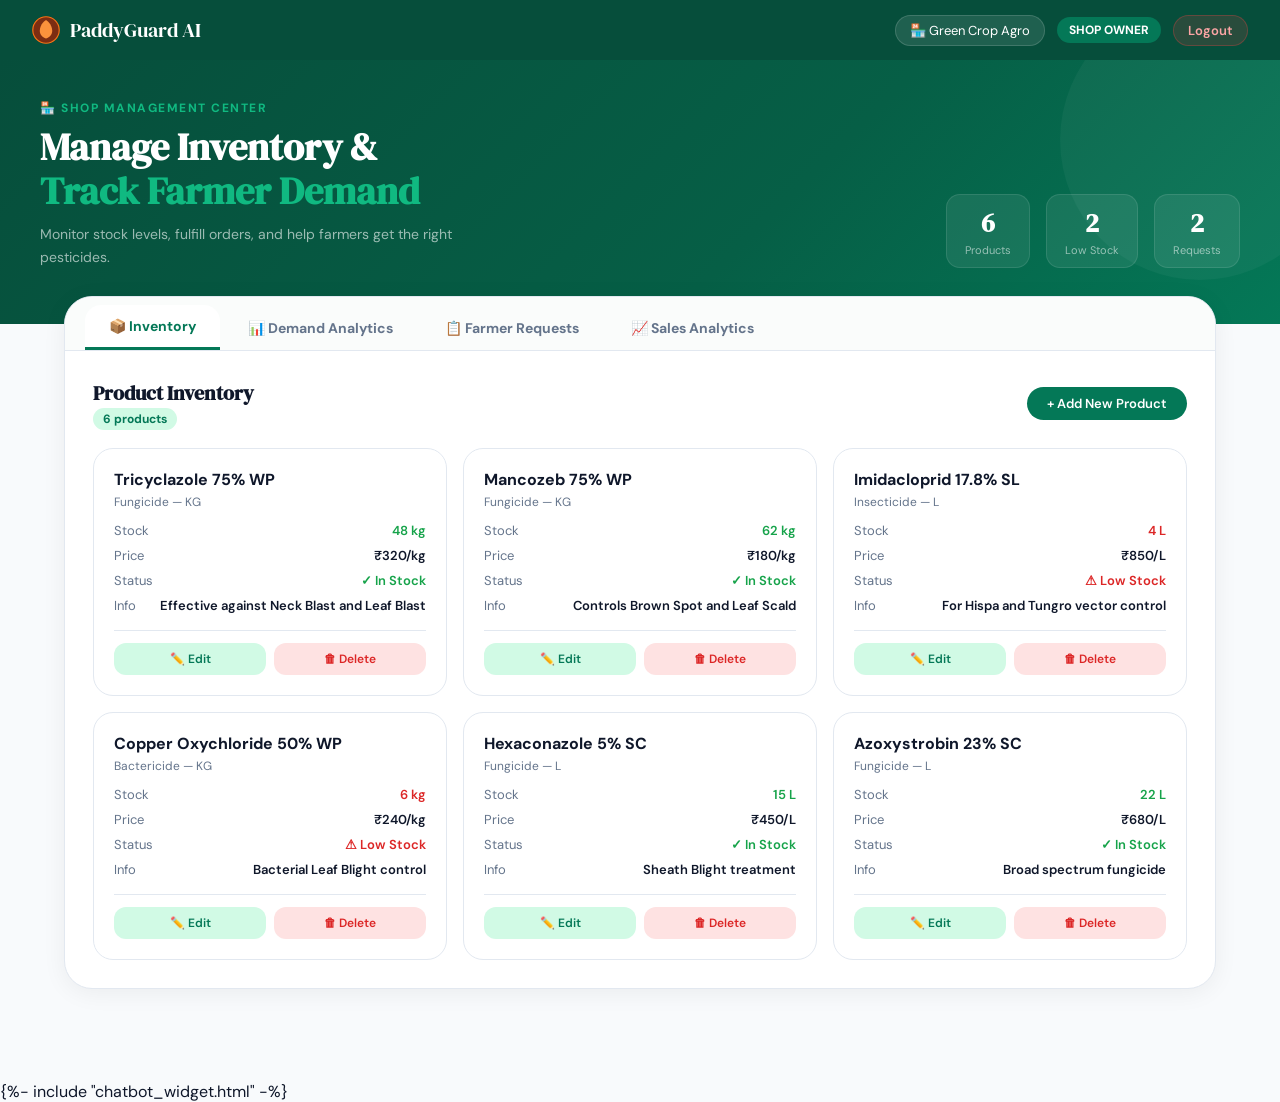
<file: templates/shop_dashboard.html>
<!DOCTYPE html>
<html lang="en">
<head>
  <!-- PWA Setup -->
  <link rel="manifest" href="/static/manifest.json">
  <meta name="theme-color" content="#16a34a">
  <link rel="apple-touch-icon" href="/static/icon-192.png">

<meta charset="UTF-8"/>
<meta name="viewport" content="width=device-width, initial-scale=1.0"/>
<title>PaddyGuard AI — Shop Owner Dashboard</title>
<link href="https://fonts.googleapis.com/css2?family=DM+Serif+Display&family=DM+Sans:wght@300;400;500;600;700&display=swap" rel="stylesheet"/>
<style>
  :root {
  --orange-900: #064e3b;
  --orange-800: #065f46;
  --orange-600: #047857;
  --orange-500: #059669;
  --orange-400: #10b981;
  --orange-100: #d1fae5;
  --green-700: #1a5c38;
  --green-500: #27a05e;
  --green-400: #4ade80;
  --green-100: #dcfce7;
  --red: #ef4444;
  --blue: #3b82f6;
  --border: #e2e8f0;
  --text-main: #0f172a;
  --text-muted: #64748b;
  --bg: #f8fafc;
  --shadow: 0 4px 24px rgba(0,0,0,0.06);
  --radius: 20px;
}


* { margin:0; padding:0; box-sizing:border-box; }
body { font-family:'DM Sans',sans-serif; background:var(--bg); color:var(--text-main); min-height:100vh; }

/* ── TOPBAR ── */
.topbar {
  background: var(--orange-900);
  height: 60px;
  padding: 0 32px;
  display: flex;
  align-items: center;
  justify-content: space-between;
  position: sticky;
  top: 0;
  z-index: 100;
}
.logo { display:flex; align-items:center; gap:10px; font-family:'DM Serif Display',serif; font-size:20px; color:#fff; }
.topbar-right { display:flex; align-items:center; gap:12px; }
.user-chip { background:rgba(255,255,255,0.1); border:1px solid rgba(255,255,255,0.15); color:#fff; padding:6px 14px; border-radius:30px; font-size:13px; }
.role-badge { background:var(--orange-600); color:#fff; padding:5px 12px; border-radius:30px; font-size:12px; font-weight:700; }
.btn-logout { background:rgba(239,68,68,0.15); border:1px solid rgba(239,68,68,0.3); color:#fca5a5; padding:6px 14px; border-radius:30px; cursor:pointer; font-size:13px; font-family:inherit; font-weight:600; }

/* ── HERO ── */
.hero {
  background: linear-gradient(135deg, var(--orange-900) 0%, var(--orange-800) 60%, var(--orange-600) 100%);
  padding: 40px 32px 56px;
  position: relative;
  overflow: hidden;
}
.hero::before { content:''; position:absolute; top:-60px; right:-60px; width:280px; height:280px; background:rgba(255,255,255,0.04); border-radius:50%; }
.hero-inner { max-width:1200px; margin:0 auto; position:relative; z-index:1; display:flex; justify-content:space-between; align-items:flex-end; flex-wrap:wrap; gap:24px; }
.hero-label { font-size:12px; font-weight:700; letter-spacing:1.5px; color:var(--orange-400); text-transform:uppercase; margin-bottom:10px; }
.hero-title { font-family:'DM Serif Display',serif; font-size:38px; color:#fff; line-height:1.15; margin-bottom:10px; }
.hero-title span { color:var(--orange-400); }
.hero-sub { color:rgba(255,255,255,0.6); font-size:14px; max-width:440px; line-height:1.6; }
.hero-stats { display:flex; gap:16px; flex-wrap:wrap; }
.hero-stat { background:rgba(255,255,255,0.08); border:1px solid rgba(255,255,255,0.1); padding:10px 18px; border-radius:14px; text-align:center; }
.hero-stat-val { font-size:26px; font-weight:800; color:#fff; font-family:'DM Serif Display',serif; }
.hero-stat-label { font-size:11px; color:rgba(255,255,255,0.55); margin-top:2px; }

/* ── MAIN ── */
.main { max-width:1200px; margin:-28px auto 0; padding:0 24px 60px; position:relative; z-index:2; }

/* ── TABS ── */
.tabs-container {
  background: #fff;
  border-radius: 28px;
  box-shadow: var(--shadow);
  border: 1px solid var(--border);
  overflow: hidden;
  margin-bottom: 32px;
}
.tabs-header {
  display: flex;
  gap: 4px;
  background: #fafcfb;
  border-bottom: 1px solid var(--border);
  padding: 8px 20px 0;
  flex-wrap: wrap;
}
.tab-btn {
  padding: 12px 24px;
  font-family: 'DM Sans', sans-serif;
  font-weight: 700;
  font-size: 14px;
  background: none;
  border: none;
  cursor: pointer;
  color: var(--text-muted);
  border-radius: 16px 16px 0 0;
  transition: all 0.2s;
  display: flex;
  align-items: center;
  gap: 8px;
}
.tab-btn:hover { color: var(--orange-600); background: var(--orange-100); }
.tab-btn.active {
  color: var(--orange-600);
  background: #fff;
  border-bottom: 3px solid var(--orange-600);
}
.tab-content {
  display: none;
  padding: 28px;
  animation: fadeIn 0.3s ease;
}
.tab-content.active { display: block; }
@keyframes fadeIn {
  from { opacity: 0; transform: translateY(10px); }
  to { opacity: 1; transform: translateY(0); }
}

/* ── SECTION HEADER ── */
.sec-header { display:flex; align-items:center; justify-content:space-between; flex-wrap:wrap; gap:12px; margin-bottom:20px; }
.sec-title { font-family:'DM Serif Display',serif; font-size:20px; }
.sec-badge { background:var(--orange-100); color:var(--orange-600); padding:3px 10px; border-radius:20px; font-size:12px; font-weight:700; }
.btn-add {
  background: var(--orange-600);
  color: #fff;
  border: none;
  padding: 8px 20px;
  border-radius: 30px;
  font-family: inherit;
  font-weight: 600;
  font-size: 13px;
  cursor: pointer;
  display: flex;
  align-items: center;
  gap: 6px;
}
.btn-add:hover { background: var(--orange-800); }

/* ── STAT CARDS ── */
.stats-grid { display:grid; grid-template-columns:repeat(4,1fr); gap:16px; margin-bottom:28px; }
@media(max-width:700px){ .stats-grid{ grid-template-columns:repeat(2,1fr); } }
.stat-card { background:#fff; border-radius:20px; padding:20px; border:1px solid var(--border); box-shadow:var(--shadow); }
.stat-icon { font-size:28px; margin-bottom:10px; }
.stat-val { font-size:32px; font-weight:800; font-family:'DM Serif Display',serif; }
.stat-label { font-size:12px; font-weight:600; color:var(--text-muted); margin-top:4px; }

/* ── INVENTORY GRID ── */
.inv-grid { display:grid; grid-template-columns:repeat(auto-fill, minmax(320px,1fr)); gap:16px; }
.inv-card {
  background: #fff;
  border-radius: 20px;
  padding: 20px;
  border: 1px solid var(--border);
  transition: 0.2s;
  position: relative;
}
.inv-card:hover { border-color: var(--orange-400); box-shadow: var(--shadow); }
.inv-name { font-size: 16px; font-weight: 700; margin-bottom: 4px; }
.inv-type { font-size: 12px; color: var(--text-muted); margin-bottom: 12px; }
.inv-row { display: flex; justify-content: space-between; font-size: 13px; margin-bottom: 8px; }
.inv-key { color: var(--text-muted); }
.inv-val { font-weight: 600; }
.stock-ok { color: #16a34a; }
.stock-low { color: #dc2626; }
.stock-critical { color: #dc2626; font-weight: 800; }
.card-actions { display: flex; gap: 8px; margin-top: 16px; padding-top: 12px; border-top: 1px solid var(--border); }
.btn-edit, .btn-delete {
  flex: 1;
  padding: 8px;
  border-radius: 12px;
  font-size: 12px;
  font-weight: 600;
  cursor: pointer;
  text-align: center;
  font-family: inherit;
}
.btn-edit { background: var(--orange-100); color: var(--orange-600); border: none; }
.btn-edit:hover { background: var(--orange-200); }
.btn-delete { background: #fee2e2; color: #dc2626; border: none; }
.btn-delete:hover { background: #fecaca; }

/* ── DEMAND GRID ── */
.demand-grid { display:grid; grid-template-columns:repeat(auto-fill, minmax(200px,1fr)); gap:16px; }
.demand-card {
  background: #fff;
  border-radius: 16px;
  padding: 18px;
  border: 1px solid var(--border);
  text-align: center;
  transition: 0.2s;
}
.demand-card:hover { border-color: var(--orange-400); transform: translateY(-2px); }
.demand-name { font-size: 14px; font-weight: 700; margin-bottom: 8px; }
.demand-count { font-size: 28px; font-weight: 800; color: var(--orange-600); }
.demand-label { font-size: 11px; color: var(--text-muted); margin-top: 4px; }

/* ── REQUESTS LIST ── */
.requests-list { display: flex; flex-direction: column; gap: 16px; }
.request-card {
  background: #fff;
  border-radius: 20px;
  padding: 18px;
  border: 1px solid var(--border);
  transition: 0.2s;
}
.request-card:hover { border-color: var(--orange-400); }
.request-header { display: flex; justify-content: space-between; align-items: flex-start; flex-wrap: wrap; gap: 10px; margin-bottom: 12px; }
.request-farmer { font-weight: 700; font-size: 15px; display: flex; align-items: center; gap: 8px; }
.request-status {
  padding: 4px 12px;
  border-radius: 20px;
  font-size: 11px;
  font-weight: 700;
}
.status-pending { background: #fef3c7; color: #6ed85c88; }
.status-fulfilled { background: #dcfce7; color: #15803d; }
.request-details { display: grid; grid-template-columns: repeat(auto-fill, minmax(200px,1fr)); gap: 12px; margin-bottom: 12px; font-size: 13px; }
.detail-item { color: var(--text-muted); }
.detail-item strong { color: var(--text-main); }
.request-actions { display: flex; gap: 10px; }
.btn-fulfill {
  background: var(--green-700);
  color: #fff;
  border: none;
  padding: 8px 20px;
  border-radius: 12px;
  font-family: inherit;
  font-weight: 600;
  font-size: 12px;
  cursor: pointer;
}
.btn-contact {
  background: var(--orange-100);
  color: var(--orange-600);
  border: none;
  padding: 8px 20px;
  border-radius: 12px;
  font-family: inherit;
  font-weight: 600;
  font-size: 12px;
  cursor: pointer;
  text-decoration: none;
  display: inline-flex;
  align-items: center;
  gap: 5px;
}

/* ── MODAL ── */
.modal-overlay {
  display: none;
  position: fixed;
  inset: 0;
  background: rgba(0,0,0,0.55);
  backdrop-filter: blur(4px);
  z-index: 200;
  align-items: center;
  justify-content: center;
}
.modal-overlay.open { display: flex; }
.modal-box {
  background: #fff;
  width: 90%;
  max-width: 500px;
  border-radius: 28px;
  overflow: hidden;
  box-shadow: 0 30px 60px rgba(0,0,0,0.25);
}
.modal-head {
  background: var(--orange-800);
  color: #fff;
  padding: 18px 24px;
  display: flex;
  justify-content: space-between;
  align-items: center;
}
.modal-title { font-family: 'DM Serif Display', serif; font-size: 18px; }
.modal-close {
  background: none;
  border: none;
  color: #fff;
  font-size: 24px;
  cursor: pointer;
}
.modal-body { padding: 24px; }
.modal-body input, .modal-body select, .modal-body textarea {
  width: 100%;
  padding: 12px 14px;
  border: 1.5px solid var(--border);
  border-radius: 14px;
  font-family: inherit;
  font-size: 14px;
  margin-bottom: 16px;
}
.modal-body label { font-size: 13px; font-weight: 600; color: var(--text-muted); margin-bottom: 4px; display: block; }
.modal-body textarea { resize: vertical; }
.btn-submit {
  background: var(--orange-600);
  color: #fff;
  border: none;
  padding: 12px;
  border-radius: 30px;
  font-family: inherit;
  font-weight: 700;
  font-size: 14px;
  cursor: pointer;
  width: 100%;
}

/* ── TOAST ── */
.toast {
  position: fixed;
  bottom: 24px;
  right: 24px;
  background: var(--orange-800);
  color: #fff;
  padding: 12px 20px;
  border-radius: 30px;
  font-size: 13px;
  font-weight: 600;
  transform: translateY(80px);
  opacity: 0;
  transition: all 0.3s;
  z-index: 999;
}
.toast.show { transform: translateY(0); opacity: 1; }

/* ── EMPTY STATE ── */
.empty-state { text-align: center; padding: 60px 24px; color: var(--text-muted); }
.empty-icon { font-size: 48px; margin-bottom: 12px; }

@media(max-width:768px){
  .sidebar { position: relative; width: 100%; height: auto; border-right: none; border-bottom: 1px solid var(--border-color); flex-direction: row; flex-wrap: wrap; align-items: center; justify-content: space-between; padding: 16px; }
  .main-content { margin-left: 0; padding: 16px; max-width: 100%; }
  .nav-menu { flex-direction: row; flex-wrap: wrap; gap: 5px; width: 100%; margin-top: 10px; }
  .nav-item { flex: 1; min-width: 120px; padding: 8px; justify-content: center; }
  .user-profile { display: none; }
  .stat-grid { grid-template-columns: 1fr; }
  .charts-wrapper { grid-template-columns: 1fr; }
  .table-container { overflow-x: auto; display: block; width: 100%; }
}

</style>
</head>
<body>

<div class="topbar">
  <div class="logo">
    <svg width="28" height="28" viewBox="0 0 36 36" fill="none">
      <circle cx="18" cy="18" r="17" fill="#7c2d12" stroke="#f97316" stroke-width="1.5"/>
      <path d="M18 5C18 5 10 10 10 19C10 23.8 13 27.5 18 29C23 27.5 26 23.8 26 19C26 10 18 5 18 5Z" fill="#fb923c"/>
    </svg>
    PaddyGuard AI
  </div>
  <div class="topbar-right">
    <span class="user-chip">🏪 <span id="shopName">Shop Owner</span></span>
    <span class="role-badge">SHOP OWNER</span>
    <button class="btn-logout" onclick="logout()">Logout</button>
  </div>
</div>

<div class="hero">
  <div class="hero-inner">
    <div class="hero-left">
      <div class="hero-label">🏪 Shop Management Center</div>
      <h1 class="hero-title">Manage Inventory &<br/><span>Track Farmer Demand</span></h1>
      <p class="hero-sub">Monitor stock levels, fulfill orders, and help farmers get the right pesticides.</p>
    </div>
    <div class="hero-stats">
      <div class="hero-stat"><div class="hero-stat-val" id="heroTotal">0</div><div class="hero-stat-label">Products</div></div>
      <div class="hero-stat"><div class="hero-stat-val" id="heroLowStock">0</div><div class="hero-stat-label">Low Stock</div></div>
      <div class="hero-stat"><div class="hero-stat-val" id="heroRequests">0</div><div class="hero-stat-label">Requests</div></div>
    </div>
  </div>
</div>

<div class="main">
  <div class="tabs-container">
    <div class="tabs-header">
      <button class="tab-btn active" onclick="switchTab('inventory')">📦 Inventory</button>
      <button class="tab-btn" onclick="switchTab('demand')">📊 Demand Analytics</button>
      <button class="tab-btn" onclick="switchTab('requests')">📋 Farmer Requests</button>
      <button class="tab-btn" onclick="switchTab('analytics')">📈 Sales Analytics</button>
    </div>

    <!-- TAB 1: INVENTORY -->
    <div id="tab-inventory" class="tab-content active">
      <div class="sec-header">
        <div class="sec-header-left">
          <h2 class="sec-title">Product Inventory</h2>
          <span class="sec-badge" id="inventoryCount">0 products</span>
        </div>
        <button class="btn-add" onclick="openAddProductModal()">+ Add New Product</button>
      </div>
      <div class="inv-grid" id="inventoryGrid"></div>
    </div>

    <!-- TAB 2: DEMAND ANALYTICS -->
    <div id="tab-demand" class="tab-content">
      <div class="sec-header">
        <h2 class="sec-title">Top Demanded Pesticides</h2>
        <span class="sec-badge">Based on farmer requests</span>
      </div>
      <div class="demand-grid" id="demandGrid"></div>
    </div>

    <!-- TAB 3: FARMER REQUESTS -->
    <div id="tab-requests" class="tab-content">
      <div class="sec-header">
        <h2 class="sec-title">Farmer Product Requests</h2>
        <span class="sec-badge" id="requestsCount">0 requests</span>
      </div>
      <div class="requests-list" id="requestsList"></div>
    </div>

    <!-- TAB 4: SALES ANALYTICS -->
    <div id="tab-analytics" class="tab-content">
      <div class="stats-grid" style="margin-bottom: 24px;">
        <div class="stat-card">
          <div class="stat-icon">💰</div>
          <div class="stat-label">Total Revenue</div>
          <div class="stat-val" id="totalRevenue">₹0</div>
        </div>
        <div class="stat-card">
          <div class="stat-icon">📊</div>
          <div class="stat-label">Total Orders</div>
          <div class="stat-val" id="totalOrders">0</div>
        </div>
        <div class="stat-card">
          <div class="stat-icon">⭐</div>
          <div class="stat-label">Avg. Rating</div>
          <div class="stat-val" id="avgRating">0</div>
        </div>
        <div class="stat-card">
          <div class="stat-icon">🔄</div>
          <div class="stat-label">Reorder Rate</div>
          <div class="stat-val" id="reorderRate">0%</div>
        </div>
      </div>
      <div class="sec-header">
        <h2 class="sec-title">Recent Sales</h2>
      </div>
      <div class="requests-list" id="salesList"></div>
    </div>
  </div>
</div>

<!-- ADD/EDIT PRODUCT MODAL -->
<div id="productModal" class="modal-overlay">
  <div class="modal-box">
    <div class="modal-head">
      <span class="modal-title" id="modalTitle">Add Product</span>
      <button class="modal-close" onclick="closeProductModal()">✕</button>
    </div>
    <div class="modal-body">
      <input type="hidden" id="productId">
      <label>Product Name</label>
      <input type="text" id="productName" placeholder="e.g., Tricyclazole 75% WP">
      <label>Category / Type</label>
      <select id="productCategory">
        <option value="Fungicide">Fungicide</option>
        <option value="Insecticide">Insecticide</option>
        <option value="Bactericide">Bactericide</option>
        <option value="Herbicide">Herbicide</option>
        <option value="Organic">Organic</option>
      </select>
      <label>Stock Quantity</label>
      <input type="number" id="productStock" placeholder="Quantity in kg/L" step="0.5">
      <label>Price (₹ per unit)</label>
      <input type="number" id="productPrice" placeholder="Price per kg/L">
      <label>Unit</label>
      <select id="productUnit">
        <option value="kg">kg</option>
        <option value="L">L</option>
        <option value="g">g</option>
        <option value="ml">ml</option>
      </select>
      <label>Minimum Stock Alert</label>
      <input type="number" id="productMinStock" placeholder="Alert when stock below" value="10">
      <label>Description (optional)</label>
      <textarea id="productDesc" rows="2" placeholder="Target diseases, usage instructions..."></textarea>
      <button class="btn-submit" onclick="saveProduct()">Save Product</button>
    </div>
  </div>
</div>

<div class="toast" id="toast"></div>

<script>
// ─── STORAGE KEYS ───
const INVENTORY_KEY = 'pg_shop_inventory';
const SHOP_REQUESTS_KEY = 'pg_shop_requests';
const SALES_KEY = 'pg_shop_sales';
const SHOP_KEY = 'pg_shop';

// ─── SAMPLE INITIAL DATA ───
const DEFAULT_INVENTORY = [
  { id: 'p1', name: 'Tricyclazole 75% WP', category: 'Fungicide', stock: 48, price: 320, unit: 'kg', minStock: 10, description: 'Effective against Neck Blast and Leaf Blast' },
  { id: 'p2', name: 'Mancozeb 75% WP', category: 'Fungicide', stock: 62, price: 180, unit: 'kg', minStock: 15, description: 'Controls Brown Spot and Leaf Scald' },
  { id: 'p3', name: 'Imidacloprid 17.8% SL', category: 'Insecticide', stock: 4, price: 850, unit: 'L', minStock: 10, description: 'For Hispa and Tungro vector control' },
  { id: 'p4', name: 'Copper Oxychloride 50% WP', category: 'Bactericide', stock: 6, price: 240, unit: 'kg', minStock: 8, description: 'Bacterial Leaf Blight control' },
  { id: 'p5', name: 'Hexaconazole 5% SC', category: 'Fungicide', stock: 15, price: 450, unit: 'L', minStock: 5, description: 'Sheath Blight treatment' },
  { id: 'p6', name: 'Azoxystrobin 23% SC', category: 'Fungicide', stock: 22, price: 680, unit: 'L', minStock: 8, description: 'Broad spectrum fungicide' }
];

const DEFAULT_REQUESTS = [
  { id: 'r1', farmerName: 'Raju Yadav', farmerPhone: '+919876543210', farmerLocation: 'Karimnagar', productName: 'Tricyclazole 75% WP', quantity: 5, unit: 'kg', status: 'pending', date: '2026-04-05', message: 'Need urgently for Neck Blast' },
  { id: 'r2', farmerName: 'Suresh Kumar', farmerPhone: '+919123456789', farmerLocation: 'Jagtial', productName: 'Mancozeb 75% WP', quantity: 10, unit: 'kg', status: 'pending', date: '2026-04-06', message: 'Brown spot spreading' },
  { id: 'r3', farmerName: 'Venkat Reddy', farmerPhone: '+919887654321', farmerLocation: 'Metpally', productName: 'Imidacloprid 17.8% SL', quantity: 2, unit: 'L', status: 'fulfilled', date: '2026-04-01', message: '' }
];

// ─── STATE ───
let inventory = [];
let shopRequests = [];
let sales = [];
let shopName = 'Green Crop Agro';

// ─── INIT ───
function init() {
  loadData();
  renderInventory();
  renderDemandAnalytics();
  renderRequests();
  renderSalesAnalytics();
  updateStats();
  document.getElementById('shopName').textContent = shopName;
}

function loadData() {
  const savedInv = localStorage.getItem(INVENTORY_KEY);
  if (savedInv) {
    inventory = JSON.parse(savedInv);
  } else {
    inventory = DEFAULT_INVENTORY;
    localStorage.setItem(INVENTORY_KEY, JSON.stringify(inventory));
  }
  
  const savedReqs = localStorage.getItem(SHOP_REQUESTS_KEY);
  if (savedReqs) {
    shopRequests = JSON.parse(savedReqs);
  } else {
    shopRequests = DEFAULT_REQUESTS;
    localStorage.setItem(SHOP_REQUESTS_KEY, JSON.stringify(shopRequests));
  }
  
  const savedSales = localStorage.getItem(SALES_KEY);
  if (savedSales) {
    sales = JSON.parse(savedSales);
  } else {
    sales = [];
    localStorage.setItem(SALES_KEY, JSON.stringify(sales));
  }
  
  const savedShop = localStorage.getItem(SHOP_KEY);
  if (savedShop) {
    const shop = JSON.parse(savedShop);
    shopName = shop.name || 'Green Crop Agro';
  }
}

function saveInventory() {
  localStorage.setItem(INVENTORY_KEY, JSON.stringify(inventory));
}

function saveRequests() {
  localStorage.setItem(SHOP_REQUESTS_KEY, JSON.stringify(shopRequests));
}

function saveSales() {
  localStorage.setItem(SALES_KEY, JSON.stringify(sales));
}

// ─── INVENTORY RENDERING ───
function renderInventory() {
  const grid = document.getElementById('inventoryGrid');
  document.getElementById('inventoryCount').textContent = inventory.length + ' products';
  
  if (!inventory.length) {
    grid.innerHTML = `<div class="empty-state"><div class="empty-icon">📦</div><div>No products yet. Click "Add New Product" to start.</div></div>`;
    return;
  }
  
  grid.innerHTML = inventory.map(product => {
    const isLowStock = product.stock <= product.minStock;
    const stockClass = isLowStock ? 'stock-low' : 'stock-ok';
    const stockText = isLowStock ? (product.stock <= 2 ? '🔴 Critical Stock' : '⚠ Low Stock') : '✓ In Stock';
    
    return `
    <div class="inv-card">
      <div class="inv-name">${escapeHtml(product.name)}</div>
      <div class="inv-type">${product.category} — ${product.unit ? product.unit.toUpperCase() : ''}</div>
      <div class="inv-row"><span class="inv-key">Stock</span><span class="inv-val ${stockClass}">${product.stock} ${product.unit}</span></div>
      <div class="inv-row"><span class="inv-key">Price</span><span class="inv-val">₹${product.price}/${product.unit}</span></div>
      <div class="inv-row"><span class="inv-key">Status</span><span class="inv-val ${stockClass}">${stockText}</span></div>
      ${product.description ? `<div class="inv-row"><span class="inv-key">Info</span><span class="inv-val">${escapeHtml(product.description.substring(0, 50))}${product.description.length > 50 ? '...' : ''}</span></div>` : ''}
      <div class="card-actions">
        <button class="btn-edit" onclick="editProduct('${product.id}')">✏️ Edit</button>
        <button class="btn-delete" onclick="deleteProduct('${product.id}')">🗑 Delete</button>
      </div>
    </div>`;
  }).join('');
}

function openAddProductModal() {
  document.getElementById('modalTitle').textContent = 'Add New Product';
  document.getElementById('productId').value = '';
  document.getElementById('productName').value = '';
  document.getElementById('productCategory').value = 'Fungicide';
  document.getElementById('productStock').value = '';
  document.getElementById('productPrice').value = '';
  document.getElementById('productUnit').value = 'kg';
  document.getElementById('productMinStock').value = '10';
  document.getElementById('productDesc').value = '';
  document.getElementById('productModal').classList.add('open');
}

window.editProduct = function(id) {
  const product = inventory.find(p => p.id === id);
  if (!product) return;
  document.getElementById('modalTitle').textContent = 'Edit Product';
  document.getElementById('productId').value = product.id;
  document.getElementById('productName').value = product.name;
  document.getElementById('productCategory').value = product.category;
  document.getElementById('productStock').value = product.stock;
  document.getElementById('productPrice').value = product.price;
  document.getElementById('productUnit').value = product.unit;
  document.getElementById('productMinStock').value = product.minStock;
  document.getElementById('productDesc').value = product.description || '';
  document.getElementById('productModal').classList.add('open');
};

function saveProduct() {
  const id = document.getElementById('productId').value;
  const product = {
    id: id || 'p' + Date.now(),
    name: document.getElementById('productName').value,
    category: document.getElementById('productCategory').value,
    stock: parseFloat(document.getElementById('productStock').value) || 0,
    price: parseFloat(document.getElementById('productPrice').value) || 0,
    unit: document.getElementById('productUnit').value,
    minStock: parseFloat(document.getElementById('productMinStock').value) || 10,
    description: document.getElementById('productDesc').value
  };
  
  if (!product.name) { showToast('❌ Please enter product name'); return; }
  if (product.stock < 0) { showToast('❌ Invalid stock quantity'); return; }
  if (product.price <= 0) { showToast('❌ Please enter valid price'); return; }
  
  if (id) {
    const index = inventory.findIndex(p => p.id === id);
    if (index !== -1) inventory[index] = product;
  } else {
    inventory.push(product);
  }
  
  saveInventory();
  closeProductModal();
  renderInventory();
  updateStats();
  renderDemandAnalytics();
  showToast(id ? '✅ Product updated!' : '✅ Product added!');
}

window.deleteProduct = function(id) {
  if (confirm('Are you sure you want to delete this product?')) {
    inventory = inventory.filter(p => p.id !== id);
    saveInventory();
    renderInventory();
    updateStats();
    renderDemandAnalytics();
    showToast('✅ Product deleted');
  }
};

function closeProductModal() {
  document.getElementById('productModal').classList.remove('open');
}

// ─── DEMAND ANALYTICS ───
function renderDemandAnalytics() {
  // Count how many times each product is requested
  const demandMap = {};
  shopRequests.forEach(req => {
    if (req.status !== 'fulfilled') return;
    const productName = req.productName;
    demandMap[productName] = (demandMap[productName] || 0) + (req.quantity || 1);
  });
  
  // Also count from inventory? Add some sample demand
  const topDemands = [
    { name: 'Tricyclazole 75% WP', count: 24 },
    { name: 'Mancozeb 75% WP', count: 18 },
    { name: 'Hexaconazole 5% SC', count: 15 },
    { name: 'Copper Oxychloride', count: 12 },
    { name: 'Imidacloprid 17.8%', count: 8 }
  ];
  
  const grid = document.getElementById('demandGrid');
  grid.innerHTML = topDemands.map(d => `
    <div class="demand-card">
      <div class="demand-name">${escapeHtml(d.name)}</div>
      <div class="demand-count">${d.count}</div>
      <div class="demand-label">requests this month</div>
    </div>
  `).join('');
}

// ─── FARMER REQUESTS ───
function renderRequests() {
  const container = document.getElementById('requestsList');
  const pendingReqs = shopRequests.filter(r => r.status === 'pending');
  document.getElementById('requestsCount').textContent = pendingReqs.length + ' pending';
  
  if (!shopRequests.length) {
    container.innerHTML = `<div class="empty-state"><div class="empty-icon">📋</div><div>No farmer requests yet.</div></div>`;
    return;
  }
  
  container.innerHTML = shopRequests.map(req => `
    <div class="request-card">
      <div class="request-header">
        <div class="request-farmer">
          <span>👨‍🌾 ${escapeHtml(req.farmerName)}</span>
          <span style="font-size: 12px; color: var(--text-muted);">📍 ${escapeHtml(req.farmerLocation)}</span>
        </div>
        <span class="request-status ${req.status === 'pending' ? 'status-pending' : 'status-fulfilled'}">
          ${req.status === 'pending' ? '⏳ Pending' : '✅ Fulfilled'}
        </span>
      </div>
      <div class="request-details">
        <div class="detail-item"><strong>🧪 Product:</strong> ${escapeHtml(req.productName)}</div>
        <div class="detail-item"><strong>📦 Quantity:</strong> ${req.quantity} ${req.unit}</div>
        <div class="detail-item"><strong>📅 Requested:</strong> ${req.date}</div>
      </div>
      ${req.message ? `<div style="font-size: 12px; color: var(--text-muted); margin-bottom: 12px;"><strong>💬 Message:</strong> ${escapeHtml(req.message)}</div>` : ''}
      <div class="request-actions">
        ${req.status === 'pending' ? `<button class="btn-fulfill" onclick="fulfillRequest('${req.id}')">✅ Mark as Fulfilled</button>` : ''}
        <a href="tel:${req.farmerPhone}" class="btn-contact">📞 Contact Farmer</a>
        <a href="https://wa.me/${req.farmerPhone.replace(/\D/g,'')}" target="_blank" class="btn-contact">💬 WhatsApp</a>
      </div>
    </div>
  `).join('');
}

window.fulfillRequest = function(id) {
  const req = shopRequests.find(r => r.id === id);
  if (!req) return;
  
  // Find product and update stock
  const product = inventory.find(p => p.name === req.productName);
  if (product) {
    const newStock = product.stock - req.quantity;
    if (newStock < 0) {
      showToast(`❌ Insufficient stock! Only ${product.stock} ${product.unit} available.`);
      return;
    }
    product.stock = newStock;
    saveInventory();
    
    // Record sale
    const sale = {
      id: 's' + Date.now(),
      productName: req.productName,
      quantity: req.quantity,
      price: product.price,
      total: product.price * req.quantity,
      farmerName: req.farmerName,
      date: new Date().toISOString().split('T')[0]
    };
    sales.push(sale);
    saveSales();
  }
  
  // Update request status
  req.status = 'fulfilled';
  saveRequests();
  renderRequests();
  renderInventory();
  renderSalesAnalytics();
  updateStats();
  showToast(`✅ Fulfilled request for ${req.productName}! Stock updated.`);
};

// ─── SALES ANALYTICS ───
function renderSalesAnalytics() {
  const totalRevenue = sales.reduce((sum, sale) => sum + sale.total, 0);
  const totalOrders = sales.length;
  const avgRating = 4.5; // Placeholder - would come from farmer feedback
  const reorderRate = sales.length > 0 ? Math.min(100, Math.round((sales.filter(s => s.quantity > 2).length / sales.length) * 100)) : 0;
  
  document.getElementById('totalRevenue').textContent = `₹${totalRevenue.toLocaleString()}`;
  document.getElementById('totalOrders').textContent = totalOrders;
  document.getElementById('avgRating').textContent = avgRating.toFixed(1) + ' ⭐';
  document.getElementById('reorderRate').textContent = reorderRate + '%';
  
  const salesList = document.getElementById('salesList');
  if (!sales.length) {
    salesList.innerHTML = `<div class="empty-state"><div class="empty-icon">💰</div><div>No sales recorded yet.</div></div>`;
    return;
  }
  
  const recentSales = [...sales].reverse().slice(0, 10);
  salesList.innerHTML = recentSales.map(sale => `
    <div class="request-card">
      <div class="request-header">
        <div class="request-farmer">
          <span>🧪 ${escapeHtml(sale.productName)}</span>
        </div>
        <span style="font-weight: 700; color: var(--orange-600);">₹${sale.total.toLocaleString()}</span>
      </div>
      <div class="request-details">
        <div class="detail-item"><strong>👨‍🌾 Farmer:</strong> ${escapeHtml(sale.farmerName)}</div>
        <div class="detail-item"><strong>📦 Quantity:</strong> ${sale.quantity}</div>
        <div class="detail-item"><strong>📅 Date:</strong> ${sale.date}</div>
      </div>
    </div>
  `).join('');
}

// ─── STATS UPDATE ───
function updateStats() {
  const totalProducts = inventory.length;
  const lowStockCount = inventory.filter(p => p.stock <= p.minStock).length;
  const pendingRequests = shopRequests.filter(r => r.status === 'pending').length;
  
  document.getElementById('heroTotal').textContent = totalProducts;
  document.getElementById('heroLowStock').textContent = lowStockCount;
  document.getElementById('heroRequests').textContent = pendingRequests;
}

// ─── TAB SWITCHING ───
function switchTab(tabName) {
  document.querySelectorAll('.tab-btn').forEach(btn => btn.classList.remove('active'));
  document.querySelectorAll('.tab-content').forEach(content => content.classList.remove('active'));
  
  const tabMap = {
    inventory: { btn: 0, el: 'tab-inventory' },
    demand: { btn: 1, el: 'tab-demand' },
    requests: { btn: 2, el: 'tab-requests' },
    analytics: { btn: 3, el: 'tab-analytics' }
  };
  
  const tab = tabMap[tabName];
  if (tab) {
    document.querySelectorAll('.tab-btn')[tab.btn].classList.add('active');
    document.getElementById(tab.el).classList.add('active');
    
    // Refresh data when switching tabs
    if (tabName === 'inventory') renderInventory();
    if (tabName === 'demand') renderDemandAnalytics();
    if (tabName === 'requests') renderRequests();
    if (tabName === 'analytics') renderSalesAnalytics();
  }
}

// ─── UTILS ───
function escapeHtml(str) {
  if (!str) return '';
  return str.replace(/[&<>]/g, function(m) {
    if (m === '&') return '&amp;';
    if (m === '<') return '&lt;';
    if (m === '>') return '&gt;';
    return m;
  });
}

function showToast(msg) {
  const t = document.getElementById('toast');
  t.textContent = msg;
  t.classList.add('show');
  setTimeout(() => t.classList.remove('show'), 3000);
}

function logout() {
  if (confirm('Are you sure you want to logout?')) {
    window.location.href = '/';
  }
}

// Close modal on outside click
document.getElementById('productModal').onclick = (e) => {
  if (e.target === document.getElementById('productModal')) closeProductModal();
};

// Start the app
init();
</script>
{%- include "chatbot_widget.html" -%}

  <!-- PWA Service Worker Registration -->
  <script>
    if ('serviceWorker' in navigator) {
      window.addEventListener('load', () => {
        navigator.serviceWorker.register('/static/sw.js')
          .then(reg => console.log('ServiceWorker registered'))
          .catch(err => console.log('ServiceWorker registration failed: ', err));
      });
    }
  </script>
</body>

</html>
</file>
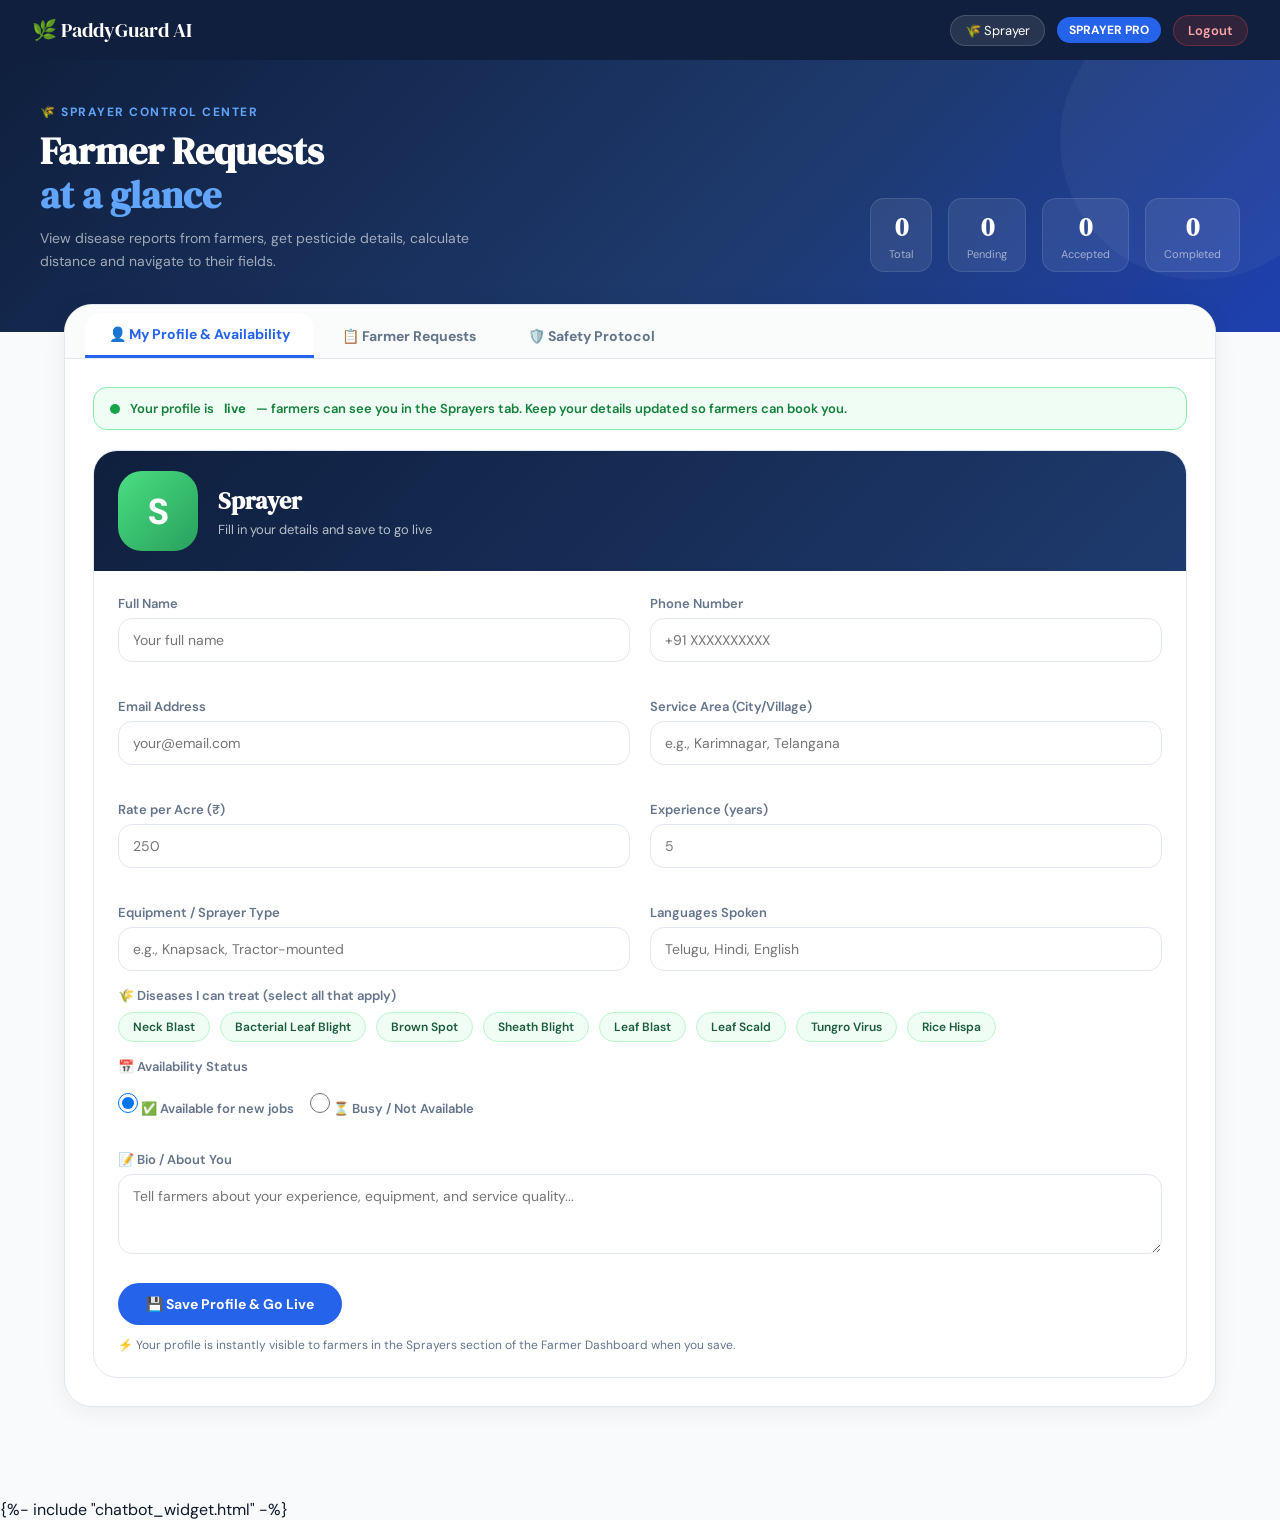
<file: templates/sprayer_dashboard.html>
<!DOCTYPE html>
<html lang="en">
<head>
  <!-- PWA Setup -->
  <link rel="manifest" href="/static/manifest.json">
  <meta name="theme-color" content="#16a34a">
  <link rel="apple-touch-icon" href="/static/icon-192.png">

<meta charset="UTF-8"/>
<meta name="viewport" content="width=device-width, initial-scale=1.0"/>
<title>PaddyGuard AI — Sprayer Dashboard</title>
<link href="https://fonts.googleapis.com/css2?family=DM+Serif+Display&family=DM+Sans:wght@300;400;500;600;700&display=swap" rel="stylesheet"/>
<style>
:root {
  --blue-900: #0f1f3d; --blue-800: #1e3a6e; --blue-600: #2563eb; --blue-400: #60a5fa; --blue-100: #dbeafe;
  --green-700: #1a5c38; --green-500: #27a05e; --green-400: #4ade80; --green-100: #dcfce7; --green-50: #f0fdf4;
  --amber: #f59e0b; --red: #ef4444; --purple: #7c3aed;
  --border: #e2e8f0; --text-main: #0f172a; --text-muted: #64748b; --bg: #f8fafc;
  --shadow: 0 4px 24px rgba(0,0,0,0.06); --radius: 20px;
}
*{margin:0;padding:0;box-sizing:border-box;}
body{font-family:'DM Sans',sans-serif;background:var(--bg);color:var(--text-main);min-height:100vh;}
.topbar{background:var(--blue-900);height:60px;padding:0 32px;display:flex;align-items:center;justify-content:space-between;position:sticky;top:0;z-index:100;}
.logo{display:flex;align-items:center;gap:10px;font-family:'DM Serif Display',serif;font-size:20px;color:#fff;}
.topbar-right{display:flex;align-items:center;gap:12px;}
.user-chip{background:rgba(255,255,255,0.1);border:1px solid rgba(255,255,255,0.15);color:#fff;padding:6px 14px;border-radius:30px;font-size:13px;}
.role-badge{background:var(--blue-600);color:#fff;padding:5px 12px;border-radius:30px;font-size:12px;font-weight:700;}
.btn-logout{background:rgba(239,68,68,0.15);border:1px solid rgba(239,68,68,0.3);color:#fca5a5;padding:6px 14px;border-radius:30px;cursor:pointer;font-size:13px;font-family:inherit;font-weight:600;}
.hero{background:linear-gradient(135deg,var(--blue-900) 0%,var(--blue-800) 60%,#1e40af 100%);padding:44px 32px 60px;position:relative;overflow:hidden;}
.hero::before{content:'';position:absolute;top:-60px;right:-60px;width:280px;height:280px;background:rgba(255,255,255,0.04);border-radius:50%;}
.hero-inner{max-width:1200px;margin:0 auto;position:relative;z-index:1;display:flex;justify-content:space-between;align-items:flex-end;flex-wrap:wrap;gap:24px;}
.hero-label{font-size:12px;font-weight:700;letter-spacing:1.5px;color:var(--blue-400);text-transform:uppercase;margin-bottom:10px;}
.hero-title{font-family:'DM Serif Display',serif;font-size:38px;color:#fff;line-height:1.15;margin-bottom:10px;}
.hero-title span{color:var(--blue-400);}
.hero-sub{color:rgba(255,255,255,0.6);font-size:14px;max-width:440px;line-height:1.6;}
.hero-stats{display:flex;gap:16px;flex-wrap:wrap;}
.hero-stat{background:rgba(255,255,255,0.08);border:1px solid rgba(255,255,255,0.1);padding:10px 18px;border-radius:14px;text-align:center;}
.hero-stat-val{font-size:26px;font-weight:800;color:#fff;font-family:'DM Serif Display',serif;}
.hero-stat-label{font-size:11px;color:rgba(255,255,255,0.55);margin-top:2px;}
.main{max-width:1200px;margin:-28px auto 0;padding:0 24px 60px;position:relative;z-index:2;}
.tabs-container{background:#fff;border-radius:28px;box-shadow:var(--shadow);border:1px solid var(--border);overflow:hidden;margin-bottom:32px;}
.tabs-header{display:flex;gap:4px;background:#fafcfb;border-bottom:1px solid var(--border);padding:8px 20px 0;flex-wrap:wrap;}
.tab-btn{padding:12px 24px;font-family:'DM Sans',sans-serif;font-weight:700;font-size:14px;background:none;border:none;cursor:pointer;color:var(--text-muted);border-radius:16px 16px 0 0;transition:all 0.2s;display:flex;align-items:center;gap:8px;}
.tab-btn:hover{color:var(--blue-600);background:var(--blue-100);}
.tab-btn.active{color:var(--blue-600);background:#fff;border-bottom:3px solid var(--blue-600);}
.tab-content{display:none;padding:28px;animation:fadeIn 0.3s ease;}
.tab-content.active{display:block;}
@keyframes fadeIn{from{opacity:0;transform:translateY(10px);}to{opacity:1;transform:translateY(0);}}
.sec-row{display:flex;align-items:center;justify-content:space-between;margin:0 0 16px;flex-wrap:wrap;gap:12px;}
.sec-left{display:flex;align-items:center;gap:12px;}
.sec-title{font-family:'DM Serif Display',serif;font-size:22px;}
.sec-badge{background:var(--blue-100);color:var(--blue-600);padding:3px 10px;border-radius:20px;font-size:12px;font-weight:700;}
.refresh-btn{background:#fff;border:1px solid var(--border);padding:7px 16px;border-radius:20px;font-family:inherit;font-size:13px;font-weight:600;cursor:pointer;display:flex;align-items:center;gap:6px;transition:0.2s;}
.profile-card{background:#fff;border-radius:24px;border:1px solid var(--border);overflow:hidden;}
.profile-header{background:linear-gradient(135deg,var(--blue-900),var(--blue-800));color:#fff;padding:20px 24px;display:flex;align-items:center;gap:20px;flex-wrap:wrap;}
.profile-avatar{width:80px;height:80px;background:linear-gradient(135deg,#4ade80,#27a05e);border-radius:24px;display:flex;align-items:center;justify-content:center;font-size:36px;font-weight:800;color:#fff;}
.profile-info h2{font-family:'DM Serif Display',serif;font-size:24px;margin-bottom:4px;}
.profile-info p{color:rgba(255,255,255,0.7);font-size:13px;}
.profile-body{padding:24px;}
.form-grid{display:grid;grid-template-columns:repeat(2,1fr);gap:20px;}
@media(max-width:700px){.form-grid{grid-template-columns:1fr;}}
.form-group{margin-bottom:16px;}
.form-group label{display:block;font-size:13px;font-weight:600;color:var(--text-muted);margin-bottom:6px;}
.form-group input,.form-group select,.form-group textarea{width:100%;padding:12px 14px;border:1.5px solid var(--border);border-radius:14px;font-family:inherit;font-size:14px;transition:0.2s;}
.form-group input:focus,.form-group select:focus,.form-group textarea:focus{outline:none;border-color:var(--blue-600);}
.availability-toggle{display:flex;gap:16px;padding:12px 0;}
.avail-option{display:flex;align-items:center;gap:8px;cursor:pointer;}
.avail-option input{width:20px;height:20px;cursor:pointer;}
.btn-save{background:var(--blue-600);color:#fff;border:none;padding:12px 28px;border-radius:30px;font-family:inherit;font-weight:700;font-size:14px;cursor:pointer;transition:0.2s;margin-top:8px;}
.btn-save:hover{background:var(--blue-800);}
.disease-tags{display:flex;flex-wrap:wrap;gap:10px;margin-top:8px;}
.disease-tag{background:var(--green-50);border:1px solid #bbf7d0;padding:6px 14px;border-radius:30px;font-size:12px;font-weight:600;color:var(--green-700);cursor:pointer;transition:0.2s;}
.disease-tag.selected{background:var(--green-700);color:#fff;border-color:var(--green-700);}
.filter-bar{display:flex;gap:8px;flex-wrap:wrap;margin-bottom:16px;}
.filter-btn{background:#fff;border:1px solid var(--border);padding:7px 16px;border-radius:30px;font-family:inherit;font-size:13px;font-weight:600;cursor:pointer;transition:0.2s;}
.filter-btn.active{background:var(--blue-600);color:#fff;border-color:var(--blue-600);}
.requests-list{display:flex;flex-direction:column;gap:20px;}
.req-card{background:#fff;border-radius:24px;border:1px solid var(--border);overflow:hidden;box-shadow:var(--shadow);transition:0.2s;}
.req-card:hover{box-shadow:0 8px 32px rgba(0,0,0,0.08);border-color:#bfdbfe;}
.req-card.new-req{border-left:4px solid var(--blue-600);}
.req-header{padding:18px 24px;background:#fafbff;border-bottom:1px solid #f1f5f9;display:flex;align-items:center;justify-content:space-between;flex-wrap:wrap;gap:12px;}
.farmer-row{display:flex;align-items:center;gap:14px;}
.avatar{width:46px;height:46px;background:linear-gradient(135deg,var(--blue-800),var(--blue-600));border-radius:14px;display:flex;align-items:center;justify-content:center;font-size:20px;color:#fff;font-weight:800;}
.farmer-name{font-size:17px;font-weight:700;}
.farmer-meta{font-size:12px;color:var(--text-muted);margin-top:2px;}
.req-badges{display:flex;align-items:center;gap:8px;flex-wrap:wrap;}
.sev-badge{padding:5px 14px;border-radius:30px;font-size:12px;font-weight:700;}
.sev-critical{background:#f3e8ff;color:#7c3aed;}
.sev-high{background:#fee2e2;color:#dc2626;}
.sev-moderate{background:#fff7ed;color:#c2410c;}
.sev-low{background:#fefce8;color:#a16207;}
.sev-healthy{background:#dcfce7;color:#15803d;}
.status-tag{padding:4px 12px;border-radius:20px;font-size:11px;font-weight:700;}
.st-pending{background:#fef3c7;color:#d97706;}
.st-accepted{background:#dcfce7;color:#15803d;}
.st-done{background:#dbeafe;color:#1d4ed8;}
.st-declined{background:#fee2e2;color:#dc2626;}
.req-body{padding:20px 24px;display:grid;grid-template-columns:1fr 1fr;gap:20px;}
@media(max-width:680px){.req-body{grid-template-columns:1fr;}}
.info-block-title{font-size:12px;font-weight:700;color:var(--text-muted);text-transform:uppercase;letter-spacing:0.5px;margin-bottom:10px;}
.detail-row{display:flex;align-items:center;gap:6px;font-size:13px;color:var(--text-muted);margin-bottom:6px;}
.pest-item{background:#f8fafc;border-radius:12px;padding:10px 12px;margin-bottom:8px;border-left:3px solid var(--blue-600);}
.pest-name{font-weight:700;font-size:13px;}
.pest-meta{font-size:11px;color:var(--text-muted);margin-top:3px;}
.organic-rec{background:#f0fdf4;border:1px solid #bbf7d0;border-radius:12px;padding:10px 12px;font-size:12px;margin-top:8px;}
.action-col{display:flex;flex-direction:column;gap:10px;}
.dist-box{background:linear-gradient(135deg,#eff6ff,#dbeafe);border:1px solid #bfdbfe;border-radius:16px;padding:14px 16px;}
.dist-val{font-size:26px;font-weight:800;color:var(--blue-600);font-family:'DM Serif Display',serif;}
.dist-sub{font-size:12px;color:var(--text-muted);}
.action-btns{display:flex;flex-direction:column;gap:8px;}
.btn-accept{background:var(--green-700);color:#fff;border:none;padding:12px;border-radius:14px;font-family:inherit;font-size:14px;font-weight:700;cursor:pointer;transition:0.2s;text-align:center;}
.btn-accept:hover{background:var(--green-500);}
.btn-accept:disabled{background:#aaa;cursor:not-allowed;}
.btn-done{background:#eff6ff;color:var(--blue-600);border:1px solid #bfdbfe;padding:10px;border-radius:14px;font-family:inherit;font-size:13px;font-weight:700;cursor:pointer;transition:0.2s;}
.btn-decline{background:#fff1f2;color:#dc2626;border:1px solid #fecaca;padding:10px;border-radius:14px;font-family:inherit;font-size:13px;font-weight:600;cursor:pointer;transition:0.2s;}
.contact-btns{display:flex;gap:8px;margin-top:6px;flex-wrap:wrap;}
.btn-call{background:#f0fdf4;color:var(--green-700);border:1px solid #bbf7d0;padding:8px 14px;border-radius:30px;font-family:inherit;font-size:12px;font-weight:700;cursor:pointer;text-decoration:none;display:inline-flex;align-items:center;gap:5px;}
.btn-maps{background:#eff6ff;color:var(--blue-600);border:1px solid #bfdbfe;padding:8px 14px;border-radius:30px;font-family:inherit;font-size:12px;font-weight:700;cursor:pointer;text-decoration:none;display:inline-flex;align-items:center;gap:5px;}
.empty-state{text-align:center;padding:64px 24px;background:#fff;border-radius:24px;border:1px solid var(--border);}
.empty-icon{font-size:52px;margin-bottom:12px;}
.empty-title{font-size:18px;font-weight:700;margin-bottom:6px;}
.protocol-card{background:#fff;border-radius:24px;border:1px solid var(--border);overflow:hidden;box-shadow:var(--shadow);margin-top:32px;}
.protocol-header{background:linear-gradient(135deg,var(--blue-900),var(--blue-800));color:#fff;padding:16px 24px;font-weight:700;font-size:15px;}
.protocol-grid{display:grid;grid-template-columns:repeat(auto-fill,minmax(220px,1fr));gap:0;}
.protocol-step{padding:18px 20px;border-bottom:1px solid var(--border);border-right:1px solid var(--border);}
.step-num{width:30px;height:30px;background:var(--blue-100);color:var(--blue-600);border-radius:10px;display:flex;align-items:center;justify-content:center;font-weight:800;font-size:14px;margin-bottom:8px;}
.step-title{font-weight:700;font-size:14px;margin-bottom:4px;}
.step-desc{font-size:12px;color:var(--text-muted);line-height:1.5;}
.toast{position:fixed;bottom:24px;right:24px;background:var(--blue-800);color:#fff;padding:14px 22px;border-radius:30px;font-size:14px;font-weight:600;transform:translateY(80px);opacity:0;transition:all 0.3s;z-index:999;}
.toast.show{transform:translateY(0);opacity:1;}

/* ── LIVE BROADCAST BANNER ── */
.live-banner{background:#f0fdf4;border:1.5px solid #86efac;border-radius:14px;padding:12px 16px;margin-bottom:20px;display:flex;align-items:center;gap:10px;font-size:13px;color:#15803d;font-weight:600;}
.live-dot{width:10px;height:10px;border-radius:50%;background:#16a34a;flex-shrink:0;animation:pulse 1.5s infinite;}
@keyframes pulse{0%,100%{opacity:1;transform:scale(1);}50%{opacity:.5;transform:scale(1.3);}}

@media(max-width:768px){
  .sidebar { position: relative; width: 100%; height: auto; border-right: none; border-bottom: 1px solid var(--border-color); flex-direction: row; flex-wrap: wrap; align-items: center; justify-content: space-between; padding: 16px; }
  .main-content { margin-left: 0; padding: 16px; max-width: 100%; }
  .nav-menu { flex-direction: row; flex-wrap: wrap; gap: 5px; width: 100%; margin-top: 10px; }
  .nav-item { flex: 1; min-width: 120px; padding: 8px; justify-content: center; }
  .user-profile { display: none; }
  .stat-grid { grid-template-columns: 1fr; }
  .charts-wrapper { grid-template-columns: 1fr; }
  .table-container { overflow-x: auto; display: block; width: 100%; }
}

</style>
</head>
<body>

<div class="topbar">
  <div class="logo">🌿 PaddyGuard AI</div>
  <div class="topbar-right">
    <span class="user-chip">🌾 <span id="sprayerNameTop">Sprayer</span></span>
    <span class="role-badge">SPRAYER PRO</span>
    <button class="btn-logout" onclick="logout()">Logout</button>
  </div>
</div>

<div class="hero">
  <div class="hero-inner">
    <div>
      <div class="hero-label">🌾 Sprayer Control Center</div>
      <h1 class="hero-title">Farmer Requests<br/><span>at a glance</span></h1>
      <p class="hero-sub">View disease reports from farmers, get pesticide details, calculate distance and navigate to their fields.</p>
    </div>
    <div class="hero-stats">
      <div class="hero-stat"><div class="hero-stat-val" id="heroTotal">0</div><div class="hero-stat-label">Total</div></div>
      <div class="hero-stat"><div class="hero-stat-val" id="heroPending">0</div><div class="hero-stat-label">Pending</div></div>
      <div class="hero-stat"><div class="hero-stat-val" id="heroAccepted">0</div><div class="hero-stat-label">Accepted</div></div>
      <div class="hero-stat"><div class="hero-stat-val" id="heroDone">0</div><div class="hero-stat-label">Completed</div></div>
    </div>
  </div>
</div>

<div class="main">
  <div class="tabs-container">
    <div class="tabs-header">
      <button class="tab-btn active" onclick="switchTab('profile')">👤 My Profile & Availability</button>
      <button class="tab-btn" onclick="switchTab('requests')">📋 Farmer Requests</button>
      <button class="tab-btn" onclick="switchTab('protocol')">🛡️ Safety Protocol</button>
    </div>

    <!-- TAB 1: PROFILE -->
    <div id="tab-profile" class="tab-content active">
      <div class="live-banner">
        <div class="live-dot"></div>
        Your profile is <strong>live</strong> — farmers can see you in the Sprayers tab. Keep your details updated so farmers can book you.
      </div>
      <div class="profile-card">
        <div class="profile-header">
          <div class="profile-avatar" id="profileAvatar">S</div>
          <div class="profile-info">
            <h2 id="profileName">Sprayer Name</h2>
            <p id="profileSub">Fill in your details and save to go live</p>
          </div>
        </div>
        <div class="profile-body">
          <div class="form-grid">
            <div class="form-group"><label>Full Name</label><input type="text" id="sprayerFullName" placeholder="Your full name"/></div>
            <div class="form-group"><label>Phone Number</label><input type="tel" id="sprayerPhone" placeholder="+91 XXXXXXXXXX"/></div>
            <div class="form-group"><label>Email Address</label><input type="email" id="sprayerEmail" placeholder="your@email.com"/></div>
            <div class="form-group"><label>Service Area (City/Village)</label><input type="text" id="sprayerArea" placeholder="e.g., Karimnagar, Telangana"/></div>
            <div class="form-group"><label>Rate per Acre (₹)</label><input type="number" id="sprayerRate" placeholder="250" step="10"/></div>
            <div class="form-group"><label>Experience (years)</label><input type="number" id="sprayerExperience" placeholder="5"/></div>
            <div class="form-group"><label>Equipment / Sprayer Type</label><input type="text" id="sprayerEquipment" placeholder="e.g., Knapsack, Tractor-mounted"/></div>
            <div class="form-group"><label>Languages Spoken</label><input type="text" id="sprayerLanguages" placeholder="Telugu, Hindi, English"/></div>
          </div>
          <div class="form-group">
            <label>🌾 Diseases I can treat (select all that apply)</label>
            <div class="disease-tags" id="diseaseTags">
              <span class="disease-tag" data-disease="Neck Blast">Neck Blast</span>
              <span class="disease-tag" data-disease="Bacterial Leaf Blight">Bacterial Leaf Blight</span>
              <span class="disease-tag" data-disease="Brown Spot">Brown Spot</span>
              <span class="disease-tag" data-disease="Sheath Blight">Sheath Blight</span>
              <span class="disease-tag" data-disease="Leaf Blast">Leaf Blast</span>
              <span class="disease-tag" data-disease="Leaf Scald">Leaf Scald</span>
              <span class="disease-tag" data-disease="Tungro Virus">Tungro Virus</span>
              <span class="disease-tag" data-disease="Rice Hispa">Rice Hispa</span>
            </div>
          </div>
          <div class="form-group">
            <label>📅 Availability Status</label>
            <div class="availability-toggle">
              <label class="avail-option"><input type="radio" name="availability" value="available" checked/> ✅ Available for new jobs</label>
              <label class="avail-option"><input type="radio" name="availability" value="busy"/> ⏳ Busy / Not Available</label>
            </div>
          </div>
          <div class="form-group">
            <label>📝 Bio / About You</label>
            <textarea id="sprayerBio" rows="3" placeholder="Tell farmers about your experience, equipment, and service quality..."></textarea>
          </div>
          <button class="btn-save" onclick="saveSprayerProfile()">💾 Save Profile & Go Live</button>
          <p style="font-size:12px;color:var(--text-muted);margin-top:12px;">⚡ Your profile is instantly visible to farmers in the Sprayers section of the Farmer Dashboard when you save.</p>
        </div>
      </div>
    </div>

    <!-- TAB 2: REQUESTS -->
    <div id="tab-requests" class="tab-content">
      <div class="sec-row">
        <div class="sec-left">
          <h2 class="sec-title">Farmer Requests</h2>
          <span class="sec-badge" id="reqBadge">0 requests</span>
        </div>
        <button class="refresh-btn" onclick="loadRequests()">🔄 Refresh</button>
      </div>
      <div class="filter-bar">
        <button class="filter-btn active" onclick="setFilter('all',this)">All</button>
        <button class="filter-btn" onclick="setFilter('pending',this)">⏳ Pending</button>
        <button class="filter-btn" onclick="setFilter('accepted',this)">✅ Accepted</button>
        <button class="filter-btn" onclick="setFilter('done',this)">🏆 Done</button>
      </div>
      <div id="requestsList" class="requests-list">
        <div class="empty-state"><div class="empty-icon">📋</div><div class="empty-title">No requests yet</div></div>
      </div>
    </div>

    <!-- TAB 3: PROTOCOL -->
    <div id="tab-protocol" class="tab-content">
      <div class="protocol-card">
        <div class="protocol-header">🌱 Follow every step for safe and effective pesticide application</div>
        <div class="protocol-grid">
          <div class="protocol-step"><div class="step-num">1</div><div class="step-title">Check Weather</div><div class="step-desc">Wind below 15 km/h. Never spray before rain or in extreme heat.</div></div>
          <div class="protocol-step"><div class="step-num">2</div><div class="step-title">Wear Full PPE</div><div class="step-desc">Full-body suit, N95 mask, goggles, chemical-resistant gloves.</div></div>
          <div class="protocol-step"><div class="step-num">3</div><div class="step-title">Mix Correctly</div><div class="step-desc">Follow exact dosage from the disease report. Never exceed recommended amounts.</div></div>
          <div class="protocol-step"><div class="step-num">4</div><div class="step-title">Best Timing</div><div class="step-desc">Early morning 6–9 AM or evening 4–7 PM for best absorption.</div></div>
          <div class="protocol-step"><div class="step-num">5</div><div class="step-title">After Spraying</div><div class="step-desc">Wash all gear, dispose containers responsibly, log the batch number.</div></div>
          <div class="protocol-step"><div class="step-num">6</div><div class="step-title">Mark as Done</div><div class="step-desc">Always mark job complete in the app so the farmer is notified.</div></div>
        </div>
      </div>
    </div>
  </div>
</div>

<div class="toast" id="toast"></div>

<script>
const BOOKINGS_KEY = 'pg_bookings';
const SPRAYERS_KEY = 'pg_sprayers';

let sprayerLat = null, sprayerLng = null;
let currentFilter = 'all';
let allRequests = [];
let selectedDiseases = [];

const DISEASE_DB = {
  "Neck Blast":{ severity:"Critical", chemical:[{name:"Tricyclazole 75% WP",dosage:"0.6g/L",frequency:"Twice"},{name:"Azoxystrobin",dosage:"1ml/L",frequency:"Once"}], organic:"Neem oil 5ml/L" },
  "Bacterial Leaf Blight":{ severity:"High", chemical:[{name:"Copper Oxychloride",dosage:"2g/L",frequency:"Every 12 days"}], organic:"Bacillus subtilis" },
  "Brown Spot":{ severity:"Moderate", chemical:[{name:"Mancozeb",dosage:"2g/L",frequency:"At tillering"}], organic:"Garlic extract" },
  "Sheath Blight":{ severity:"High", chemical:[{name:"Hexaconazole",dosage:"2ml/L",frequency:"At booting"}], organic:"Trichoderma viride" },
  "Leaf Blast":{ severity:"High", chemical:[{name:"Tricyclazole",dosage:"0.6g/L",frequency:"Twice"}], organic:"Neem oil" },
  "Leaf Scald":{ severity:"Moderate", chemical:[{name:"Mancozeb",dosage:"2.5g/L",frequency:"Twice"}], organic:"Neem extract" },
  "Tungro Virus":{ severity:"Critical", chemical:[{name:"Imidacloprid",dosage:"0.3ml/L",frequency:"Twice"}], organic:"Yellow sticky traps" },
  "Rice Hispa":{ severity:"Moderate", chemical:[{name:"Chlorpyrifos",dosage:"2ml/L",frequency:"Twice"}], organic:"Neem oil + NSKE" }
};

function loadSprayerProfile() {
  const saved = JSON.parse(localStorage.getItem(SPRAYERS_KEY) || '{}');
  document.getElementById('sprayerFullName').value = saved.name || '';
  document.getElementById('sprayerPhone').value = saved.phone || '';
  document.getElementById('sprayerEmail').value = saved.email || '';
  document.getElementById('sprayerArea').value = saved.area || '';
  document.getElementById('sprayerRate').value = saved.rate || '';
  document.getElementById('sprayerExperience').value = saved.experience || '';
  document.getElementById('sprayerEquipment').value = saved.equipment || '';
  document.getElementById('sprayerLanguages').value = saved.languages || '';
  document.getElementById('sprayerBio').value = saved.bio || '';
  const availability = saved.available !== false;
  document.querySelector(`input[name="availability"][value="${availability?'available':'busy'}"]`).checked = true;
  selectedDiseases = saved.diseases || [];
  document.querySelectorAll('.disease-tag').forEach(tag => {
    tag.classList.toggle('selected', selectedDiseases.includes(tag.dataset.disease));
  });
  const name = saved.name || 'Sprayer';
  document.getElementById('sprayerNameTop').textContent = name;
  document.getElementById('profileName').textContent = name;
  document.getElementById('profileSub').textContent = saved.area ? ('📍 ' + saved.area + (saved.rate ? ' · ₹' + saved.rate + '/acre' : '')) : 'Fill in your details and save to go live';
  document.getElementById('profileAvatar').textContent = name.charAt(0).toUpperCase();
}

function saveSprayerProfile() {
  const name = document.getElementById('sprayerFullName').value.trim();
  if (!name) { showToast('❌ Please enter your name'); return; }
  const profile = {
    name,
    phone: document.getElementById('sprayerPhone').value.trim(),
    email: document.getElementById('sprayerEmail').value.trim(),
    area: document.getElementById('sprayerArea').value.trim(),
    rate: parseInt(document.getElementById('sprayerRate').value) || 250,
    experience: document.getElementById('sprayerExperience').value.trim(),
    equipment: document.getElementById('sprayerEquipment').value.trim(),
    languages: document.getElementById('sprayerLanguages').value.trim(),
    bio: document.getElementById('sprayerBio').value.trim(),
    diseases: selectedDiseases,
    available: document.querySelector('input[name="availability"]:checked').value === 'available',
    lat: sprayerLat,
    lng: sprayerLng,
    rating: JSON.parse(localStorage.getItem(SPRAYERS_KEY) || '{}').rating || 4.5,
    jobs_done: JSON.parse(localStorage.getItem(SPRAYERS_KEY) || '{}').jobs_done || 0,
    updatedAt: new Date().toISOString()
  };
  // ── KEY FIX: save to pg_sprayers so farmer dashboard can read it ──
  localStorage.setItem(SPRAYERS_KEY, JSON.stringify(profile));
  // Also store timestamp so farmer dashboard can detect change
  localStorage.setItem('pg_sprayers_updated', Date.now().toString());

  document.getElementById('sprayerNameTop').textContent = profile.name;
  document.getElementById('profileName').textContent = profile.name;
  document.getElementById('profileSub').textContent = '📍 ' + (profile.area || 'Location not set') + (profile.rate ? ' · ₹' + profile.rate + '/acre' : '');
  document.getElementById('profileAvatar').textContent = profile.name.charAt(0).toUpperCase();
  showToast('✅ Profile saved! Farmers can now see you in the Sprayers tab.');
}

document.querySelectorAll('.disease-tag').forEach(tag => {
  tag.addEventListener('click', () => {
    const disease = tag.dataset.disease;
    if (selectedDiseases.includes(disease)) {
      selectedDiseases = selectedDiseases.filter(d => d !== disease);
      tag.classList.remove('selected');
    } else {
      selectedDiseases.push(disease);
      tag.classList.add('selected');
    }
  });
});

function sevClass(s) {
  return {Critical:'sev-critical',High:'sev-high',Moderate:'sev-moderate',Low:'sev-low',Healthy:'sev-healthy'}[s]||'sev-moderate';
}
function stClass(s) {
  return {pending:'st-pending',accepted:'st-accepted',done:'st-done',declined:'st-declined'}[s]||'st-pending';
}
function calcDist(lat1,lon1,lat2,lon2) {
  if(!lat1||!lat2) return null;
  const R=6371,dLat=(lat2-lat1)*Math.PI/180,dLon=(lon2-lon1)*Math.PI/180;
  const a=Math.sin(dLat/2)**2+Math.cos(lat1*Math.PI/180)*Math.cos(lat2*Math.PI/180)*Math.sin(dLon/2)**2;
  return R*2*Math.atan2(Math.sqrt(a),Math.sqrt(1-a));
}

function loadRequests() {
  const raw = JSON.parse(localStorage.getItem(BOOKINGS_KEY)||'[]');
  allRequests = raw;
  const total=raw.length, pending=raw.filter(r=>r.status==='pending').length,
        accepted=raw.filter(r=>r.status==='accepted').length, done=raw.filter(r=>r.status==='done').length;
  document.getElementById('heroTotal').textContent=total;
  document.getElementById('heroPending').textContent=pending;
  document.getElementById('heroAccepted').textContent=accepted;
  document.getElementById('heroDone').textContent=done;
  document.getElementById('reqBadge').textContent=total+' request'+(total!==1?'s':'');
  renderRequests(raw);
}

function renderRequests(reqs) {
  const filtered = currentFilter==='all' ? reqs : reqs.filter(r=>r.status===currentFilter);
  const list = document.getElementById('requestsList');
  if (!filtered.length) {
    list.innerHTML=`<div class="empty-state"><div class="empty-icon">📋</div><div class="empty-title">No ${currentFilter==='all'?'':currentFilter} requests</div></div>`;
    return;
  }
  list.innerHTML = filtered.map(req => {
    const di = DISEASE_DB[req.disease]||{severity:'Moderate',chemical:[],organic:''};
    const dist = calcDist(sprayerLat,sprayerLng,req.farmerLat,req.farmerLng);
    const distText = dist ? dist.toFixed(1)+' km' : 'Location not shared';
    const isPending=req.status==='pending', isAccepted=req.status==='accepted';
    let pestHtml = di.chemical.map(p=>`<div class="pest-item"><div class="pest-name">${p.name}</div><div class="pest-meta">💊 ${p.dosage} · 🔁 ${p.frequency}</div></div>`).join('');
    if (di.organic) pestHtml+=`<div class="organic-rec">🌿 Organic: ${di.organic}</div>`;
    const mapsUrl = req.farmerLat ? (sprayerLat?`https://www.google.com/maps/dir/${sprayerLat},${sprayerLng}/${req.farmerLat},${req.farmerLng}`:`https://www.google.com/maps?q=${req.farmerLat},${req.farmerLng}`) : '#';
    return `<div class="req-card">
      <div class="req-header">
        <div class="farmer-row"><div class="avatar">${(req.farmerName||'F').charAt(0)}</div><div><div class="farmer-name">👨‍🌾 ${req.farmerName}</div><div class="farmer-meta">📌 ${req.ref} · ${new Date(req.timestamp).toLocaleString()}</div></div></div>
        <div class="req-badges"><span class="sev-badge ${sevClass(di.severity)}">⚠️ ${di.severity}</span><span class="status-tag ${stClass(req.status)}">${req.status.toUpperCase()}</span></div>
      </div>
      <div class="req-body">
        <div><div class="info-block-title">🌾 ${req.disease}</div><div class="detail-row">📅 ${req.date} · ⏰ ${req.timeSlot} · 🌾 ${req.acres} acres</div>${pestHtml}</div>
        <div class="action-col">
          <div class="dist-box"><div class="dist-val">${distText}</div><div class="dist-sub">from your location</div></div>
          <div class="contact-btns"><a href="tel:${req.farmerPhone||''}" class="btn-call">📞 Call</a><a href="${mapsUrl}" target="_blank" class="btn-maps">🗺 Navigate</a></div>
          <div class="action-btns">
            <button class="btn-accept" ${isPending?'':'disabled'} onclick="updateStatus('${req.ref}','accepted')">${isPending?'✓ Accept Job':isAccepted?'✓ Accepted':'✓ Done'}</button>
            <button class="btn-done" ${isAccepted?'':'disabled'} onclick="updateStatus('${req.ref}','done')">✅ Mark as Done</button>
            <button class="btn-decline" onclick="updateStatus('${req.ref}','declined')">✗ Decline</button>
          </div>
        </div>
      </div>
    </div>`;
  }).join('');
}

window.updateStatus = function(ref, newStatus) {
  const bookings = JSON.parse(localStorage.getItem(BOOKINGS_KEY)||'[]');
  const idx = bookings.findIndex(b=>b.ref===ref);
  if (idx!==-1) bookings[idx].status = newStatus;
  localStorage.setItem(BOOKINGS_KEY, JSON.stringify(bookings));
  if (newStatus==='done') {
    const saved = JSON.parse(localStorage.getItem(SPRAYERS_KEY)||'{}');
    saved.jobs_done = (saved.jobs_done||0)+1;
    localStorage.setItem(SPRAYERS_KEY, JSON.stringify(saved));
    localStorage.setItem('pg_sprayers_updated', Date.now().toString());
  }
  showToast({accepted:'✅ Job accepted! Farmer notified.',done:'🏆 Marked as done!',declined:'✗ Request declined.'}[newStatus]||'Updated');
  loadRequests();
};

window.setFilter = function(f,btn) {
  currentFilter=f;
  document.querySelectorAll('.filter-btn').forEach(b=>b.classList.remove('active'));
  btn.classList.add('active');
  renderRequests(allRequests);
};

function showToast(msg) {
  const t=document.getElementById('toast');
  t.textContent=msg; t.classList.add('show');
  setTimeout(()=>t.classList.remove('show'),3000);
}
function logout() { if(confirm('Logout?')) window.location.href='/'; }
function switchTab(tabName) {
  document.querySelectorAll('.tab-btn').forEach(btn=>btn.classList.remove('active'));
  document.querySelectorAll('.tab-content').forEach(c=>c.classList.remove('active'));
  const map = {profile:{btn:0,el:'tab-profile',fn:loadSprayerProfile}, requests:{btn:1,el:'tab-requests',fn:loadRequests}, protocol:{btn:2,el:'tab-protocol',fn:null}};
  const t=map[tabName];
  if(t){ document.querySelectorAll('.tab-btn')[t.btn].classList.add('active'); document.getElementById(t.el).classList.add('active'); if(t.fn) t.fn(); }
}

if (navigator.geolocation) {
  navigator.geolocation.getCurrentPosition(pos=>{
    sprayerLat=pos.coords.latitude; sprayerLng=pos.coords.longitude;
    const saved=JSON.parse(localStorage.getItem(SPRAYERS_KEY)||'{}');
    saved.lat=sprayerLat; saved.lng=sprayerLng;
    localStorage.setItem(SPRAYERS_KEY,JSON.stringify(saved));
    localStorage.setItem('pg_sprayers_updated',Date.now().toString());
    loadSprayerProfile(); loadRequests();
  }, ()=>{ loadSprayerProfile(); loadRequests(); });
} else { loadSprayerProfile(); loadRequests(); }

setInterval(loadRequests, 10000);
</script>
{%- include "chatbot_widget.html" -%}

  <!-- PWA Service Worker Registration -->
  <script>
    if ('serviceWorker' in navigator) {
      window.addEventListener('load', () => {
        navigator.serviceWorker.register('/static/sw.js')
          .then(reg => console.log('ServiceWorker registered'))
          .catch(err => console.log('ServiceWorker registration failed: ', err));
      });
    }
  </script>
</body>

</html>
</file>
